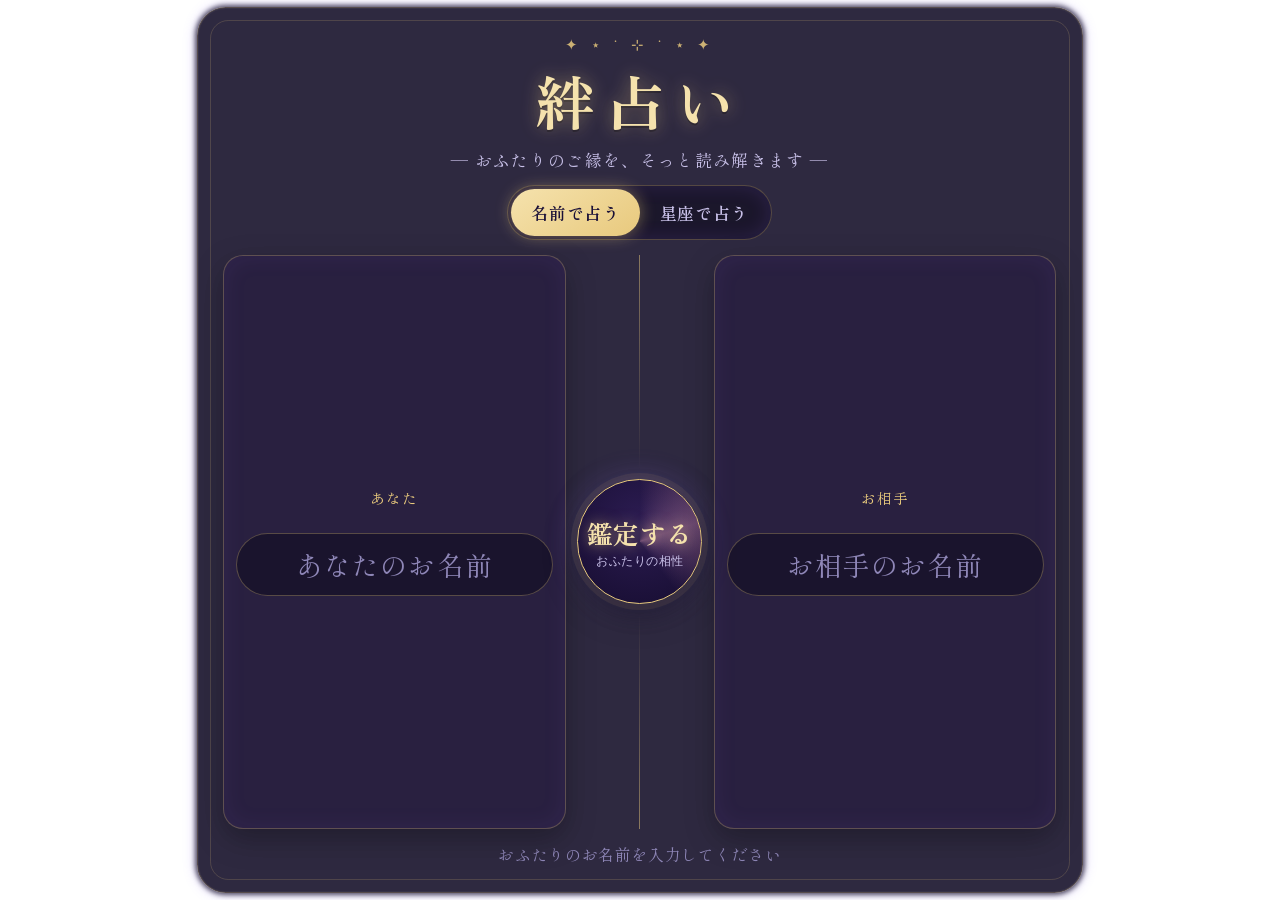
<file: index.html>
<!DOCTYPE html>
<html lang="ja">
<head>
<meta charset="UTF-8" />
<meta name="viewport" content="width=device-width, initial-scale=1.0, maximum-scale=1.0, user-scalable=no" />
<title>絆占い | キズナテレポート</title>
<link rel="preconnect" href="https://fonts.googleapis.com" />
<link rel="preconnect" href="https://fonts.gstatic.com" crossorigin />
<link href="https://fonts.googleapis.com/css2?family=Shippori+Mincho:wght@400;500;600;700;800&family=Zen+Old+Mincho:wght@400;500;600;700&family=Cinzel:wght@400;500;600;700&family=Cormorant+Garamond:ital,wght@0,400;0,500;1,400&family=Klee+One:wght@400;600&display=swap" rel="stylesheet" />
<link rel="stylesheet" href="style.css?v=babd676b31" />
</head>
<body>
  <div class="cosmos-bg">
    <div class="nebula nebula-a"></div>
    <div class="nebula nebula-b"></div>
    <div class="nebula nebula-c"></div>
    <canvas id="ambient-stars"></canvas>
  </div>

  <main class="stage" id="stage">
    <header class="stage-head">
      <div class="ornament">✦ ⋆ ˙ ⊹ ˙ ⋆ ✦</div>
      <h1 class="title">絆占い</h1>
      <p class="subtitle">― おふたりのご縁を、そっと読み解きます ―</p>
      <div class="mode-switch" id="mode-switch" role="tablist">
        <button class="mode-btn active" data-mode="name" role="tab">名前で占う</button>
        <button class="mode-btn" data-mode="zodiac" role="tab">星座で占う</button>
        <span class="mode-indicator" id="mode-indicator"></span>
      </div>
    </header>

    <section class="panels">
      <!-- 左：ひとりめ -->
      <div class="panel panel-left">
        <div class="panel-label">あなた</div>
        <div class="zodiac-display" id="zodiac-left" data-side="left"></div>
        <div class="zodiac-name" id="zodiac-name-left">星座を選択してください</div>
        <input class="name-input" id="name-left" type="text" maxlength="12" placeholder="あなたのお名前" autocomplete="off" />
        <div class="zodiac-grid" id="grid-left" data-side="left"></div>
      </div>

      <!-- 中央：占うボタン -->
      <div class="center-pillar">
        <div class="link-thread"></div>
        <button class="divine-btn" id="divine-btn">
          <span class="btn-glow"></span>
          <span class="btn-text">鑑定する</span>
          <span class="btn-sub">おふたりの相性</span>
        </button>
        <div class="link-thread"></div>
      </div>

      <!-- 右：ふたりめ -->
      <div class="panel panel-right">
        <div class="panel-label">お相手</div>
        <div class="zodiac-display" id="zodiac-right" data-side="right"></div>
        <div class="zodiac-name" id="zodiac-name-right">星座を選択してください</div>
        <input class="name-input" id="name-right" type="text" maxlength="12" placeholder="お相手のお名前" autocomplete="off" />
        <div class="zodiac-grid" id="grid-right" data-side="right"></div>
      </div>
    </section>

    <footer class="stage-foot">
      <span id="hint-text">おふたりの星座とお名前を入力してください</span>
    </footer>
  </main>

  <!-- ============ 占いの儀式（障眼法アニメーション） ============ -->
  <div class="ritual" id="ritual" aria-hidden="true">
    <canvas id="ritual-canvas"></canvas>

    <!-- 回転する黄道十二宮の輪 -->
    <div class="zodiac-wheel" id="zodiac-wheel">
      <svg viewBox="0 0 600 600" class="wheel-svg">
        <circle cx="300" cy="300" r="270" class="wheel-ring outer" />
        <circle cx="300" cy="300" r="232" class="wheel-ring inner" />
        <circle cx="300" cy="300" r="150" class="wheel-ring core" />
        <g id="wheel-ticks"></g>
        <g id="wheel-glyphs"></g>
      </svg>
    </div>

    <!-- 中央で結ばれるふたつの星座 -->
    <div class="orbit-pair">
      <div class="orbit-body orbit-1" id="orbit-1"></div>
      <div class="orbit-body orbit-2" id="orbit-2"></div>
      <div class="fusion-core" id="fusion-core"></div>
    </div>

    <!-- 進行中のことばと進捗 -->
    <div class="ritual-caption" id="ritual-caption">星々がささやきはじめています…</div>
    <div class="ritual-progress"><span id="ritual-progress-bar"></span></div>
  </div>

  <!-- ============ 結果 ============ -->
  <div class="result" id="result" aria-hidden="true">
    <div class="result-inner">
      <div class="result-aura"></div>
      <div class="result-names" id="result-names"></div>
      <div class="result-ring">
        <svg viewBox="0 0 220 220" class="score-ring">
          <circle cx="110" cy="110" r="96" class="ring-track" />
          <circle cx="110" cy="110" r="96" class="ring-fill" id="ring-fill" />
        </svg>
        <div class="score-center">
          <div class="score-num"><span id="score-value">0</span><i>%</i></div>
          <div class="score-label" id="score-label">相性</div>
        </div>
      </div>
      <div class="result-verdict" id="result-verdict"></div>
      <div class="result-message" id="result-message"></div>
      <div class="result-aspects" id="result-aspects"></div>
      <button class="again-btn" id="again-btn">もう一度鑑定する</button>
    </div>
  </div>

  <script src="zodiac.js?v=46264ee84d"></script>
  <script src="script.js?v=8ac2c887a5"></script>
</body>
</html>
</file>
<file: style.css>
/* ============================================================
   絆占い  ─  スタイル
   女性的でロマンティックな占いの世界観
   配色：深い夜空の藍 × 藤・薄紅 × 金
   ============================================================ */

:root {
  --ink:        #efe9ff;
  --ink-soft:   #c8c0e8;
  --ink-faint:  #8f87b8;
  --gold:       #e8c97d;
  --gold-soft:  #f5e2ad;
  --rose:       #f4a8c8;
  --rose-deep:  #d97aa6;
  --lilac:      #b9a4ff;
  --violet:     #8d6bff;
  --bg-0:       #0a0718;
  --bg-1:       #160f2e;
  --bg-2:       #241640;
  --panel:      rgba(36, 22, 64, 0.42);
  --panel-line: rgba(232, 201, 125, 0.28);
  --obs-edge-space: clamp(8px, 1.6vmin, 16px);
  --serif:      "Shippori Mincho", "Zen Old Mincho", serif;
  --serif-old:  "Zen Old Mincho", "Shippori Mincho", serif;
  --latin:      "Cinzel", "Cormorant Garamond", serif;
  --hand:       "Klee One", "Shippori Mincho", serif;
}

* { box-sizing: border-box; margin: 0; padding: 0; }

html, body {
  height: 100%;
  width: 100%;
  overflow: hidden;
  /* 透過背景：OBS のブラウザソースで浮層として重ねられるように */
  background: transparent;
  color: var(--ink);
  font-family: var(--serif);
  -webkit-font-smoothing: antialiased;
  text-rendering: optimizeLegibility;
}

body {
  display: grid;
  place-items: center;
  position: relative;
}

/* ---------- OBS 背景 ----------
   背景は透過。矩形ステージの外周だけを数px柔らかく見せる。 */
.cosmos-bg { position: fixed; inset: 0; z-index: 0; overflow: hidden;
  background: transparent;
  -webkit-mask: none;
          mask: none;
}
.nebula { display: none; position: absolute; border-radius: 50%; filter: blur(70px); opacity: 0.5;
  mix-blend-mode: screen; animation: drift 26s ease-in-out infinite; }
.nebula-a { width: 50vmax; height: 50vmax; left: -12vmax; top: -8vmax;
  background: radial-gradient(circle, rgba(217,122,166,0.55), transparent 65%); }
.nebula-b { width: 46vmax; height: 46vmax; right: -14vmax; top: 18vmax;
  background: radial-gradient(circle, rgba(141,107,255,0.5), transparent 65%); animation-delay: -8s; }
.nebula-c { width: 40vmax; height: 40vmax; left: 25vmax; bottom: -16vmax;
  background: radial-gradient(circle, rgba(232,201,125,0.32), transparent 65%); animation-delay: -15s; }
@keyframes drift {
  0%,100% { transform: translate(0,0) scale(1); }
  33%     { transform: translate(4vmax,-3vmax) scale(1.08); }
  66%     { transform: translate(-3vmax,3vmax) scale(0.96); }
}
#ambient-stars { display: none; position: absolute; inset: 0; width: 100%; height: 100%; }

/* ---------- 舞台（OBS 500×500 / 1000×1000 基準） ---------- */
.stage {
  position: relative; z-index: 2;
  width: min(calc(100vw - var(--obs-edge-space)), calc(100vh - var(--obs-edge-space)), 1984px);
  aspect-ratio: 1 / 1;
  max-height: 1984px;
  container-type: size;
  padding: clamp(10px, 2.8cqmin, 56px);
  display: grid;
  grid-template-rows: auto minmax(0, 1fr) auto;
  gap: clamp(6px, 1.6cqmin, 32px);
  border-radius: clamp(16px, 3.2cqmin, 64px);
  background: rgba(18,12,38,0.88);
  border: 1px solid rgba(232,201,125,0.22);
  box-shadow:
    0 0 0 1px rgba(255,255,255,0.04) inset,
    0 0 5px 2px rgba(18,12,38,0.72),
    0 0 11px 4px rgba(141,107,255,0.18);
  backdrop-filter: none;
  overflow: hidden;
}
.stage::before { /* 金の二重枠 */
  content: ""; position: absolute; inset: clamp(7px, 1.4cqmin, 28px); border-radius: clamp(11px, 2.2cqmin, 44px);
  border: 1px solid rgba(232,201,125,0.18);
  pointer-events: none;
}

/* ---------- ヘッダー ---------- */
.stage-head { text-align: center; }
.ornament { color: var(--gold); letter-spacing: 0.3em; font-size: clamp(9px, 1.8cqmin, 44px);
  opacity: 0.85; margin-bottom: 0.15em; }
.title {
  font-family: var(--serif-old); font-weight: 700;
  font-size: clamp(26px, 7.2cqmin, 144px);
  letter-spacing: 0.16em; color: var(--gold-soft);
  text-shadow: 0 0 18px rgba(232,201,125,0.45), 0 2px 0 rgba(0,0,0,0.3);
}
.subtitle { font-family: var(--serif); color: var(--ink-soft);
  font-size: clamp(9px, 2cqmin, 44px); letter-spacing: 0.08em; margin-top: 0.25em; }

/* ---------- 占いモード切り替え（セグメント） ---------- */
.mode-switch {
  position: relative; display: inline-flex;
  margin-top: clamp(6px, 1.6cqmin, 32px);
  padding: 3px; border-radius: 999px;
  background: rgba(10,7,24,0.5);
  border: 1px solid rgba(232,201,125,0.28);
  box-shadow: 0 0 20px rgba(141,107,255,0.14) inset;
}
.mode-indicator {
  position: absolute; top: 3px; left: 3px; z-index: 0;
  width: calc(50% - 3px); height: calc(100% - 6px);
  border-radius: 999px;
  background: linear-gradient(145deg, var(--gold-soft), var(--gold));
  box-shadow: 0 0 16px rgba(232,201,125,0.45);
  transition: transform .35s cubic-bezier(.2,.8,.2,1);
}
.mode-btn {
  position: relative; z-index: 1;
  flex: 1 1 0; white-space: nowrap;
  font-family: var(--serif); font-weight: 600;
  font-size: clamp(9px, 2cqmin, 40px); letter-spacing: 0.04em;
  color: var(--ink-soft); background: transparent; border: 0;
  padding: clamp(5px,1.4cqmin,28px) clamp(9px,2.4cqmin,48px);
  border-radius: 999px; cursor: pointer;
  transition: color .3s;
}
.mode-btn.active { color: #1a1038; }
.mode-btn:not(.active):hover { color: var(--gold-soft); }

/* ---------- 名前モードでは星座まわりを隠し、お名前を主役に ---------- */
.stage.mode-name .zodiac-display,
.stage.mode-name .zodiac-name,
.stage.mode-name .zodiac-grid { display: none; }
.stage.mode-name .panel { justify-content: center; gap: clamp(10px,3cqmin,60px); }
.stage.mode-name .name-input { font-size: clamp(15px, 3.2cqmin, 68px); }

/* ---------- パネル群 ---------- */
.panels {
  display: grid;
  grid-template-columns: minmax(0, 1fr) auto minmax(0, 1fr);
  gap: clamp(5px, 1.4cqmin, 28px);
  align-items: stretch;
  min-height: 0;
}
.panel {
  position: relative;
  display: flex; flex-direction: column; align-items: center;
  gap: clamp(4px, 1.3cqmin, 28px);
  padding: clamp(8px, 1.8cqmin, 40px) clamp(6px, 1.4cqmin, 32px);
  border-radius: clamp(12px, 2.4cqmin, 48px);
  background: var(--panel);
  border: 1px solid var(--panel-line);
  box-shadow: 0 10px 30px rgba(0,0,0,0.3), 0 0 24px rgba(141,107,255,0.08) inset;
  min-width: 0;
  min-height: 0;
}
.panel-label {
  font-family: var(--serif-old); letter-spacing: 0.14em; font-size: clamp(9px,1.8cqmin,40px);
  color: var(--gold);
}
.panel-left .panel-label, .panel-right .panel-label { font-size: clamp(9px,1.7cqmin,40px); }

/* 選択中の星座原画 */
.zodiac-display {
  width: clamp(58px, 17cqmin, 344px);
  height: clamp(58px, 17cqmin, 344px);
  display: grid; place-items: center;
  filter: drop-shadow(0 0 14px rgba(185,164,255,0.4));
  transition: transform 0.5s cubic-bezier(.2,.8,.2,1);
}
.zodiac-display.pop { animation: pop 0.5s cubic-bezier(.2,1.4,.4,1); }
@keyframes pop { 0%{transform:scale(.6);opacity:0} 60%{transform:scale(1.12)} 100%{transform:scale(1);opacity:1} }
.zodiac-display.empty::before {
  content: "☆"; font-size: clamp(36px,8cqmin,72px); color: var(--ink-faint); opacity: 0.4;
}
.constellation-svg { width: 100%; height: 100%; }
.constellation-glyph { font-family: var(--serif); font-size: 30px; opacity: 0.92;
  filter: drop-shadow(0 0 4px currentColor); }
.constellation-stars circle { animation: twinkle 3s ease-in-out infinite; }
.constellation-stars circle:nth-child(3n){ animation-delay: -1s; }
.constellation-stars circle:nth-child(3n+1){ animation-delay: -2s; }
@keyframes twinkle { 0%,100%{opacity:1} 50%{opacity:.55} }

.zodiac-name {
  font-family: var(--serif-old); font-weight: 600;
  font-size: clamp(11px, 2.7cqmin, 56px); letter-spacing: 0.08em;
  color: var(--gold-soft); min-height: 1.4em; text-align: center;
}
.zodiac-name .roma { display:block; font-family: var(--latin); font-size: 0.6em;
  letter-spacing: 0.24em; color: var(--ink-faint); margin-top: 0.2em; }

.name-input {
  width: 100%; max-width: min(100%, 664px);
  padding: clamp(6px,1.3cqmin,32px) clamp(10px, 2cqmin, 40px);
  text-align: center;
  font-family: var(--hand); font-size: clamp(13px, 2.6cqmin, 60px);
  color: var(--ink); letter-spacing: 0.04em;
  background: rgba(10,7,24,0.45);
  border: 1px solid rgba(232,201,125,0.3);
  border-radius: 999px;
  outline: none; transition: border-color .3s, box-shadow .3s;
}
.name-input::placeholder { color: var(--ink-faint); font-family: var(--serif); }
.name-input:focus { border-color: var(--gold); box-shadow: 0 0 18px rgba(232,201,125,0.35); }

/* 星座えらびのスライダー */
.zodiac-grid {
  position: relative;
  display: flex;
  align-items: center;
  gap: clamp(5px, 1.2cqmin, 28px);
  width: 100%;
  min-width: 0;
  height: clamp(58px, 15cqmin, 304px);
  margin-top: auto;
  padding: clamp(6px, 1.2cqmin, 40px) clamp(2px, 0.6cqmin, 24px);
}
.zodiac-grid::before {
  content: "";
  position: absolute;
  left: clamp(34px, 6.5cqmin, 50px);
  right: clamp(34px, 6.5cqmin, 50px);
  top: 50%;
  height: 1px;
  background: linear-gradient(90deg, transparent, rgba(232,201,125,0.45), transparent);
  box-shadow: 0 0 14px rgba(232,201,125,0.32);
  pointer-events: none;
}
.zodiac-viewport {
  position: relative;
  z-index: 1;
  flex: 1 1 auto;
  min-width: 0;
  height: 100%;
  overflow: hidden;
  cursor: grab;
  touch-action: pan-y;
  -webkit-mask: linear-gradient(90deg, transparent, #000 18%, #000 82%, transparent);
          mask: linear-gradient(90deg, transparent, #000 18%, #000 82%, transparent);
}
.zodiac-viewport.dragging { cursor: grabbing; }
.zodiac-viewport::after {
  content: "";
  position: absolute;
  left: 50%;
  top: 50%;
  width: clamp(48px, 12cqmin, 240px);
  height: clamp(48px, 12cqmin, 240px);
  border-radius: 50%;
  transform: translate(-50%, -50%);
  border: 1px solid rgba(232,201,125,0.4);
  background: radial-gradient(circle, rgba(232,201,125,0.18), rgba(185,164,255,0.08) 58%, transparent 70%);
  box-shadow: 0 0 34px rgba(232,201,125,0.34), 0 0 40px rgba(185,164,255,0.22) inset;
  pointer-events: none;
}
.zodiac-track {
  display: flex;
  align-items: center;
  gap: clamp(10px, 2.5cqmin, 52px);
  height: 100%;
  will-change: transform;
  transition: transform .38s cubic-bezier(.2,.8,.2,1);
}
.zodiac-cell {
  flex: 0 0 clamp(34px, 8.5cqmin, 172px);
  width: clamp(34px, 8.5cqmin, 172px);
  height: clamp(34px, 8.5cqmin, 172px);
  display: grid; place-items: center;
  font-size: clamp(18px, 4.3cqmin, 88px);
  color: var(--ink-soft);
  background: rgba(255,255,255,0.035);
  border: 1px solid rgba(255,255,255,0.08);
  border-radius: 50%;
  cursor: pointer;
  transition: transform .28s ease, opacity .28s ease, color .28s ease, background .28s ease, border-color .28s ease, box-shadow .28s ease;
  position: relative;
  opacity: 0.38;
  transform: scale(0.7);
  filter: drop-shadow(0 0 8px rgba(185,164,255,0.12));
}
.zodiac-cell.near { opacity: 0.68; transform: scale(0.86); }
.zodiac-cell.focused {
  opacity: 1;
  color: var(--gold-soft);
  border-color: rgba(232,201,125,0.58);
  background: rgba(232,201,125,0.12);
  transform: scale(1.16);
}
.zodiac-cell.focused.selected {
  transform: scale(1.34);
}
.zodiac-cell:hover { color: var(--gold-soft); border-color: var(--gold); }
.zodiac-cell.selected {
  color: #1a1038; background: linear-gradient(145deg, var(--gold-soft), var(--gold));
  border-color: var(--gold-soft);
  box-shadow: 0 0 18px rgba(232,201,125,0.62), 0 0 28px rgba(244,168,200,0.22);
}
.zodiac-nav {
  position: relative;
  z-index: 2;
  flex: 0 0 clamp(30px, 7.4cqmin, 148px);
  width: clamp(30px, 7.4cqmin, 148px);
  height: clamp(30px, 7.4cqmin, 148px);
  border-radius: 50%;
  border: 1px solid rgba(232,201,125,0.35);
  background: rgba(10,7,24,0.48);
  color: var(--gold-soft);
  font-family: var(--latin);
  font-size: clamp(20px, 5cqmin, 100px);
  line-height: 1;
  cursor: pointer;
  box-shadow: 0 0 16px rgba(141,107,255,0.14) inset, 0 0 14px rgba(232,201,125,0.08);
  transition: transform .2s ease, border-color .2s ease, box-shadow .2s ease;
}
.zodiac-nav:hover {
  border-color: var(--gold);
  box-shadow: 0 0 20px rgba(232,201,125,0.22);
  transform: translateY(-1px);
}

/* ---------- 中央：占うボタン ---------- */
.center-pillar { display: flex; flex-direction: column; align-items: center;
  justify-content: center; gap: clamp(6px, 1.2cqmin, 24px); }
.link-thread { width: 1px; flex: 1; min-height: 16px;
  background: linear-gradient(var(--gold), transparent); opacity: 0.5; }
.center-pillar .link-thread:last-child { background: linear-gradient(transparent, var(--gold)); }

.divine-btn {
  position: relative;
  width: clamp(58px, 15cqmin, 304px);
  height: clamp(58px, 15cqmin, 304px);
  border-radius: 50%;
  border: 1px solid var(--gold);
  background: radial-gradient(circle at 50% 35%, #2c1c52, #160d30);
  color: var(--gold-soft);
  cursor: pointer;
  display: grid; place-items: center; align-content: center; gap: 2px;
  box-shadow: 0 0 0 6px rgba(232,201,125,0.08), 0 10px 30px rgba(0,0,0,0.5),
    0 0 30px rgba(141,107,255,0.3);
  transition: transform .3s, box-shadow .3s;
  overflow: hidden;
  animation: breathe 3.4s ease-in-out infinite;
}
@keyframes breathe { 0%,100%{box-shadow:0 0 0 6px rgba(232,201,125,0.08),0 10px 30px rgba(0,0,0,0.5),0 0 26px rgba(141,107,255,0.28)}
  50%{box-shadow:0 0 0 9px rgba(232,201,125,0.14),0 10px 34px rgba(0,0,0,0.5),0 0 44px rgba(217,122,166,0.45)} }
.divine-btn .btn-glow { position: absolute; inset: -40%;
  background: conic-gradient(from 0deg, transparent, rgba(244,168,200,0.5), transparent 40%);
  animation: spin 5s linear infinite; opacity: 0.7; }
@keyframes spin { to { transform: rotate(360deg); } }
.divine-btn .btn-text { position: relative; font-family: var(--serif-old); font-weight: 700;
  font-size: clamp(12px, 3.1cqmin, 60px); letter-spacing: 0.02em;
  text-shadow: 0 0 14px rgba(232,201,125,0.6); }
.divine-btn .btn-sub { position: relative; font-size: clamp(6px,1.5cqmin,32px);
  letter-spacing: 0.04em; color: var(--ink-soft); }
.divine-btn:hover { transform: scale(1.06); }
.divine-btn:active { transform: scale(0.97); }
.divine-btn:disabled { cursor: default; opacity: 0.55; }
.divine-btn.ready { box-shadow: 0 0 0 8px rgba(232,201,125,0.16), 0 0 50px rgba(244,168,200,0.6); }

/* ---------- フッター ---------- */
.stage-foot { text-align: center; color: var(--ink-faint);
  font-size: clamp(9px, 1.9cqmin, 40px); letter-spacing: 0.04em; }

/* ============================================================
   占いの儀式（障眼法アニメーション）
   ============================================================ */
.ritual {
  position: fixed; inset: 0; z-index: 50;
  display: grid; place-items: center;
  opacity: 0; pointer-events: none;
  /* 中央を暗く、外周は透明（OBS 浮層用） */
  background: transparent;
  transition: opacity 0.8s ease;
}
.ritual.active { opacity: 1; pointer-events: auto; }
#ritual-canvas { position: absolute; inset: 0; width: 100%; height: 100%; }

/* 黄道十二宮の輪 */
.zodiac-wheel {
  position: absolute;
  width: min(82vmin, 1640px); height: min(82vmin, 1640px);
  opacity: 0; transform: scale(0.7) rotate(-30deg);
  transition: opacity 1.2s ease, transform 1.4s cubic-bezier(.2,.8,.2,1);
}
.ritual.phase-wheel .zodiac-wheel,
.ritual.phase-bind .zodiac-wheel,
.ritual.phase-read .zodiac-wheel { opacity: 0.9; transform: scale(1) rotate(0deg); }
.wheel-svg { width: 100%; height: 100%; animation: wheelSpin 36s linear infinite; }
.ritual.phase-bind .wheel-svg { animation-duration: 10s; }
.ritual.phase-read .wheel-svg { animation-duration: 4s; }
@keyframes wheelSpin { to { transform: rotate(360deg); } }
.wheel-ring { fill: none; stroke: rgba(232,201,125,0.45); }
.wheel-ring.outer { stroke-width: 1.2; stroke-dasharray: 2 6; }
.wheel-ring.inner { stroke-width: 0.8; stroke: rgba(185,164,255,0.4); }
.wheel-ring.core  { stroke-width: 0.6; stroke: rgba(244,168,200,0.45); stroke-dasharray: 1 4; }
.wheel-tick { stroke: rgba(232,201,125,0.5); stroke-width: 1; }
.wheel-glyph { font-family: var(--serif); font-size: 22px; fill: var(--gold-soft);
  text-anchor: middle; dominant-baseline: middle;
  filter: drop-shadow(0 0 6px rgba(232,201,125,0.6)); }

/* 中央で結ばれるふたつの星座 */
.orbit-pair { position: absolute; width: min(58vmin,1160px); height: min(58vmin,1160px);
  display: grid; place-items: center; }
.orbit-body {
  position: absolute;
  width: clamp(62px, 18vmin, 360px); height: clamp(62px, 18vmin, 360px);
  opacity: 0; filter: drop-shadow(0 0 18px rgba(185,164,255,0.7));
}
.ritual.phase-wheel .orbit-1 { opacity: 1; animation: orbitL 4s ease-in-out infinite; }
.ritual.phase-wheel .orbit-2 { opacity: 1; animation: orbitR 4s ease-in-out infinite; }
@keyframes orbitL { 0%,100%{transform:translate(-115%,-8%) rotate(-6deg)} 50%{transform:translate(-118%,8%) rotate(6deg)} }
@keyframes orbitR { 0%,100%{transform:translate(115%,8%) rotate(6deg)} 50%{transform:translate(118%,-8%) rotate(-6deg)} }
/* 結束フェーズで中央へ寄る */
.ritual.phase-bind .orbit-1 { opacity: 1; animation: bindL 0.7s cubic-bezier(.4,0,.2,1) forwards; }
.ritual.phase-bind .orbit-2 { opacity: 1; animation: bindR 0.7s cubic-bezier(.4,0,.2,1) forwards; }
@keyframes bindL { 0%{transform:translate(-115%,0) rotate(0)} 100%{transform:translate(-26%,0) rotate(360deg)} }
@keyframes bindR { 0%{transform:translate(115%,0) rotate(0)} 100%{transform:translate(26%,0) rotate(-360deg)} }
.ritual.phase-read .orbit-1 { opacity: 0.9; transform: translate(-26%,0); animation: pulseGlow 1.4s ease-in-out infinite; }
.ritual.phase-read .orbit-2 { opacity: 0.9; transform: translate(26%,0); animation: pulseGlow 1.4s ease-in-out infinite; }
@keyframes pulseGlow { 0%,100%{filter:drop-shadow(0 0 18px rgba(185,164,255,0.7))} 50%{filter:drop-shadow(0 0 34px rgba(244,168,200,0.95))} }

/* 融合コア */
.fusion-core {
  position: absolute; width: 10px; height: 10px; border-radius: 50%;
  background: #fff; opacity: 0;
  box-shadow: 0 0 30px 12px rgba(244,168,200,0.8), 0 0 80px 30px rgba(232,201,125,0.5);
}
.ritual.phase-read .fusion-core { animation: coreGrow 1.6s ease-in-out infinite alternate; opacity: 1; }
@keyframes coreGrow { from{transform:scale(1)} to{transform:scale(2.4)} }

/* 進行中のことば */
.ritual-caption {
  position: absolute; bottom: 14%;
  font-family: var(--serif-old); font-weight: 600;
  font-size: clamp(15px, 2.8vmin, 26px); letter-spacing: 0.18em;
  color: var(--gold-soft); text-shadow: 0 0 18px rgba(232,201,125,0.5);
  text-align: center; opacity: 0; transition: opacity 0.6s ease;
}
.ritual-caption.show { opacity: 1; }
.ritual-progress {
  position: absolute; bottom: 10%;
  width: min(54vmin, 380px); height: 2px; border-radius: 2px;
  background: rgba(255,255,255,0.12); overflow: hidden;
}
.ritual-progress span { display: block; height: 100%; width: 0;
  background: linear-gradient(90deg, var(--rose), var(--gold-soft));
  box-shadow: 0 0 12px var(--gold); }

/* ============================================================
   結果
   ============================================================ */
.result {
  position: fixed; inset: 0; z-index: 60;
  display: grid; place-items: center;
  opacity: 0; pointer-events: none;
  /* 中央を暗く、外周は透明（OBS 浮層用） */
  background: transparent;
  transition: opacity 0.9s ease;
}
.result.active { opacity: 1; pointer-events: auto; }
.result-inner {
  position: relative;
  width: min(94vw, 94vh, 1880px);
  max-height: min(94vh, 1880px);
  padding: clamp(14px, 3vmin, 80px);
  text-align: center;
  border-radius: clamp(16px, 3.2vmin, 64px);
  background: rgba(18,12,38,0.92);
  border: 1px solid rgba(232,201,125,0.35);
  box-shadow: 0 0 5px 2px rgba(18,12,38,0.76), 0 0 11px 4px rgba(217,122,166,0.22);
  transform: translateY(20px) scale(0.96); opacity: 0;
  transition: transform 0.9s cubic-bezier(.2,.9,.2,1), opacity 0.9s;
}
.result.active .result-inner { transform: translateY(0) scale(1); opacity: 1; }
.result-aura { position: absolute; inset: -2px; border-radius: clamp(16px, 3.2vmin, 64px); pointer-events: none;
  background: conic-gradient(from 0deg, transparent, rgba(244,168,200,0.25), transparent 30%, rgba(232,201,125,0.25), transparent 60%);
  animation: spin 8s linear infinite; opacity: 0.5; }

.result-names {
  font-family: var(--serif-old); font-weight: 600;
  font-size: clamp(13px, 3vmin, 60px); letter-spacing: 0.06em; color: var(--ink);
  margin-bottom: clamp(6px, 1.4vmin, 32px);
}
.result-names b { color: var(--gold-soft); font-weight: 700; }
.result-names .heart { color: var(--rose); margin: 0 0.4em; }

.result-ring { position: relative; width: clamp(126px, 30vmin, 600px);
  margin: 0 auto clamp(6px,1.4vmin,32px); }
.score-ring { width: 100%; height: auto; transform: rotate(-90deg); }
.ring-track { fill: none; stroke: rgba(255,255,255,0.1); stroke-width: 10; }
.ring-fill { fill: none; stroke: var(--gold); stroke-width: 10;
  stroke-linecap: round; filter: drop-shadow(0 0 8px rgba(232,201,125,0.7));
  stroke-dasharray: 603; stroke-dashoffset: 603; transition: stroke-dashoffset 2s cubic-bezier(.2,.8,.2,1); }
.score-center { position: absolute; inset: 0; display: grid; place-items: center; align-content: center; }
.score-num { font-family: var(--latin); font-weight: 700; line-height: 1;
  font-size: clamp(34px, 7.8vmin, 168px); color: var(--gold-soft);
  text-shadow: 0 0 20px rgba(232,201,125,0.6); }
.score-num i { font-style: normal; font-size: 0.42em; color: var(--ink-soft); margin-left: 2px; }
.score-label { font-family: var(--serif); letter-spacing: 0.3em; color: var(--ink-soft);
  font-size: clamp(9px,1.8vmin,40px); margin-top: 0.25em; }

.result-verdict {
  font-family: var(--serif-old); font-weight: 700;
  font-size: clamp(15px, 3.6vmin, 72px); letter-spacing: 0.08em;
  color: var(--rose); text-shadow: 0 0 18px rgba(244,168,200,0.5);
  margin-bottom: clamp(5px,1.2vmin,28px);
}
.result-message {
  font-family: var(--serif); color: var(--ink-soft); line-height: 1.55;
  font-size: clamp(10px, 2.2vmin, 48px); letter-spacing: 0.03em;
  margin-bottom: clamp(8px,1.8vmin,40px);
}
.result-aspects {
  display: grid;
  grid-template-columns: minmax(86px, 1fr) minmax(190px, 1.65fr) minmax(86px, 1fr);
  align-items: start;
  justify-items: center;
  gap: clamp(5px,1.4vmin,32px);
  width: 100%;
  margin-bottom: clamp(8px,1.8vmin,40px);
}
.aspect {
  min-width: 0;
  width: 100%;
  font-size: clamp(9px,1.8vmin,40px);
  color: var(--ink-soft);
  letter-spacing: 0.06em;
  text-align: center;
}
.aspect b { display: block; font-family: var(--latin); color: var(--gold-soft);
  font-size: clamp(11px,2.4vmin,48px); margin-bottom: 1px; }
.aspect span,
.aspect .el {
  display: block;
  overflow-wrap: anywhere;
  line-height: 1.55;
}
.aspect .el { font-family: var(--serif-old); }
.zodiac-aspects .aspect-center {
  font-size: clamp(10px,1.38vmin,48px);
  letter-spacing: 0.04em;
}
.zodiac-aspects .aspect-center span {
  line-height: 1.45;
}

.again-btn {
  font-family: var(--serif-old); font-weight: 600;
  font-size: clamp(11px, 2.2vmin, 48px); letter-spacing: 0.08em;
  color: var(--gold-soft); cursor: pointer;
  padding: clamp(7px,1.5vmin,32px) clamp(18px,3.4vmin,96px);
  background: rgba(10,7,24,0.5);
  border: 1px solid var(--gold); border-radius: 999px;
  transition: all .3s;
}
.again-btn:hover { background: rgba(232,201,125,0.15); box-shadow: 0 0 24px rgba(232,201,125,0.4);
  transform: translateY(-1px); }

/* ---------- 縦長端末向けの微調整 ---------- */
@media (max-aspect-ratio: 3/4) {
  .stage { width: min(calc(100vw - var(--obs-edge-space)), 1984px); height: auto; aspect-ratio: auto; min-height: min(calc(100vh - var(--obs-edge-space)), 1984px);
    container-type: normal; }
  .panels {
    grid-template-columns: 1fr;
    grid-template-rows: minmax(170px, 1fr) auto minmax(170px, 1fr);
  }
  .panel { min-height: 0; }
  .center-pillar {
    flex-direction: row;
    min-height: 88px;
  }
  .link-thread {
    width: auto;
    height: 1px;
    min-width: 24px;
    min-height: 1px;
  }
  .center-pillar .link-thread:first-child { background: linear-gradient(90deg, transparent, var(--gold)); }
  .center-pillar .link-thread:last-child { background: linear-gradient(90deg, var(--gold), transparent); }
  .name-input { max-width: min(270px, 86vw); }
}
</file>
